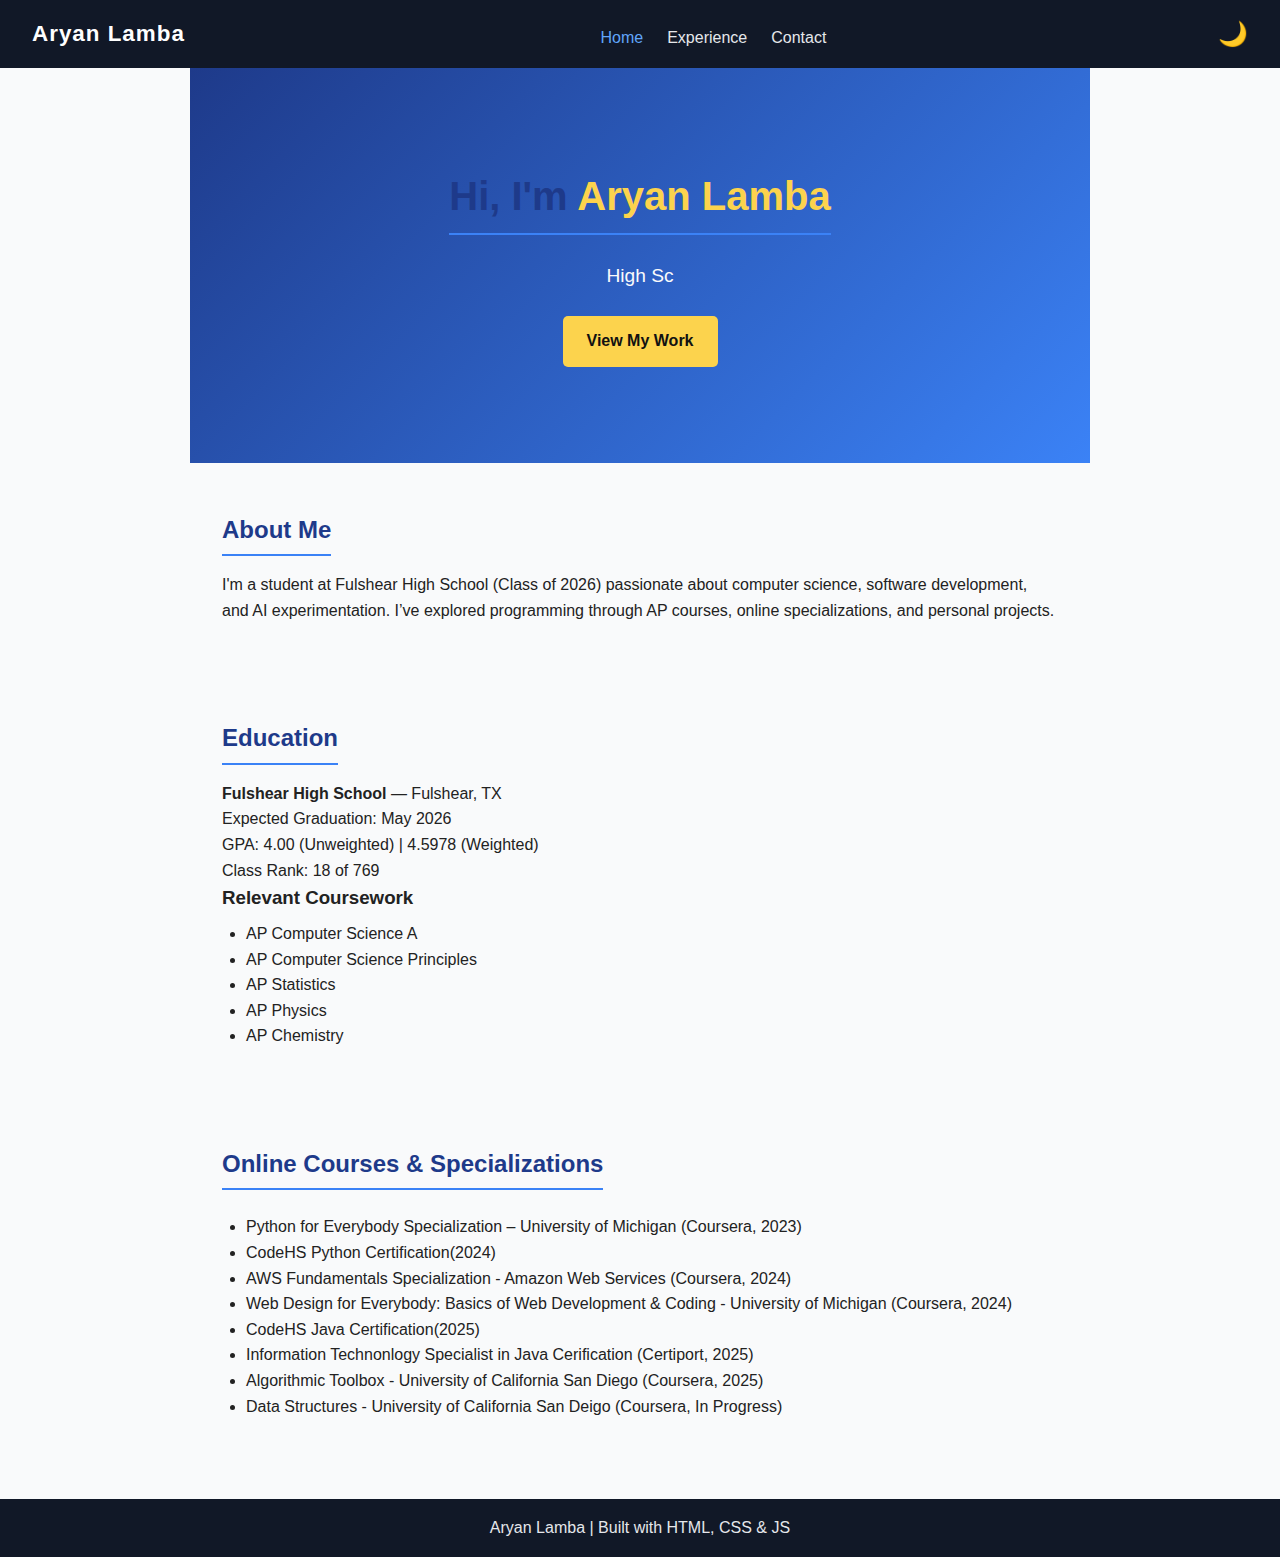
<file: index.html>
<!DOCTYPE html>
<html lang="en">
<head>
  <meta charset="UTF-8" />
  <meta name="viewport" content="width=device-width, initial-scale=1.0" />
  <title>Aryan Lamba | Portfolio</title>
  <link rel="stylesheet" href="style.css" />
</head>
<body>
  <header>
    <nav class="navbar">
      <h1 class="logo">Aryan Lamba</h1>
      <ul class="nav-links">
        <li><a href="index.html" class="active">Home</a></li>
        <li><a href="experience.html">Experience</a></li>
        <li><a href="contact.html">Contact</a></li>
      </ul>
      <button id="theme-toggle" class="theme-btn">🌙</button>
    </nav>
  </header>

  <section class="hero">
    <div class="hero-text">
      <h2>Hi, I'm <span class="highlight">Aryan Lamba</span></h2>
      <p id="typed-text">High School Student | Aspiring Software Developer</p>
      <a href="experience.html" class="btn">View My Work</a>
    </div>
  </section>

  <section class="about">
    <h2>About Me</h2>
    <p>
      I'm a student at Fulshear High School (Class of 2026) passionate about computer science, 
      software development, and AI experimentation. I’ve explored programming through AP courses, 
      online specializations, and personal projects.
    </p>
  </section>

  <section class="education">
    <h2>Education</h2>
    <p><strong>Fulshear High School</strong> — Fulshear, TX<br>
    Expected Graduation: May 2026<br>
    GPA: 4.00 (Unweighted) | 4.5978 (Weighted)<br>
    Class Rank: 18 of 769</p>

    <h3>Relevant Coursework</h3>
    <ul>
      <li>AP Computer Science A</li>
      <li>AP Computer Science Principles</li>
      <li>AP Statistics</li>
      <li>AP Physics</li>
      <li>AP Chemistry</li>
    </ul>
  </section>

  <section class="courses">
    <h2>Online Courses & Specializations</h2>
    <ul class="list">
      <li>Python for Everybody Specialization – University of Michigan (Coursera, 2023)</li>
      <li>CodeHS Python Certification(2024)</li>
      <li>AWS Fundamentals Specialization - Amazon Web Services (Coursera, 2024)</li>
      <li>Web Design for Everybody: Basics of Web Development & Coding - University of Michigan (Coursera, 2024) </li>
      <li>CodeHS Java Certification(2025)</li>
      <li>Information Technonlogy Specialist in Java Cerification (Certiport, 2025)</li>
      <li>Algorithmic Toolbox - University of California San Diego (Coursera, 2025)</li>
      <li>Data Structures - University of California San Deigo (Coursera, In Progress)</li>
    </ul>
  </section>

  <footer>
    <p>Aryan Lamba | Built with HTML, CSS & JS</p>
  </footer>

  <script src="script.js"></script>
</body>
</html>
</file>
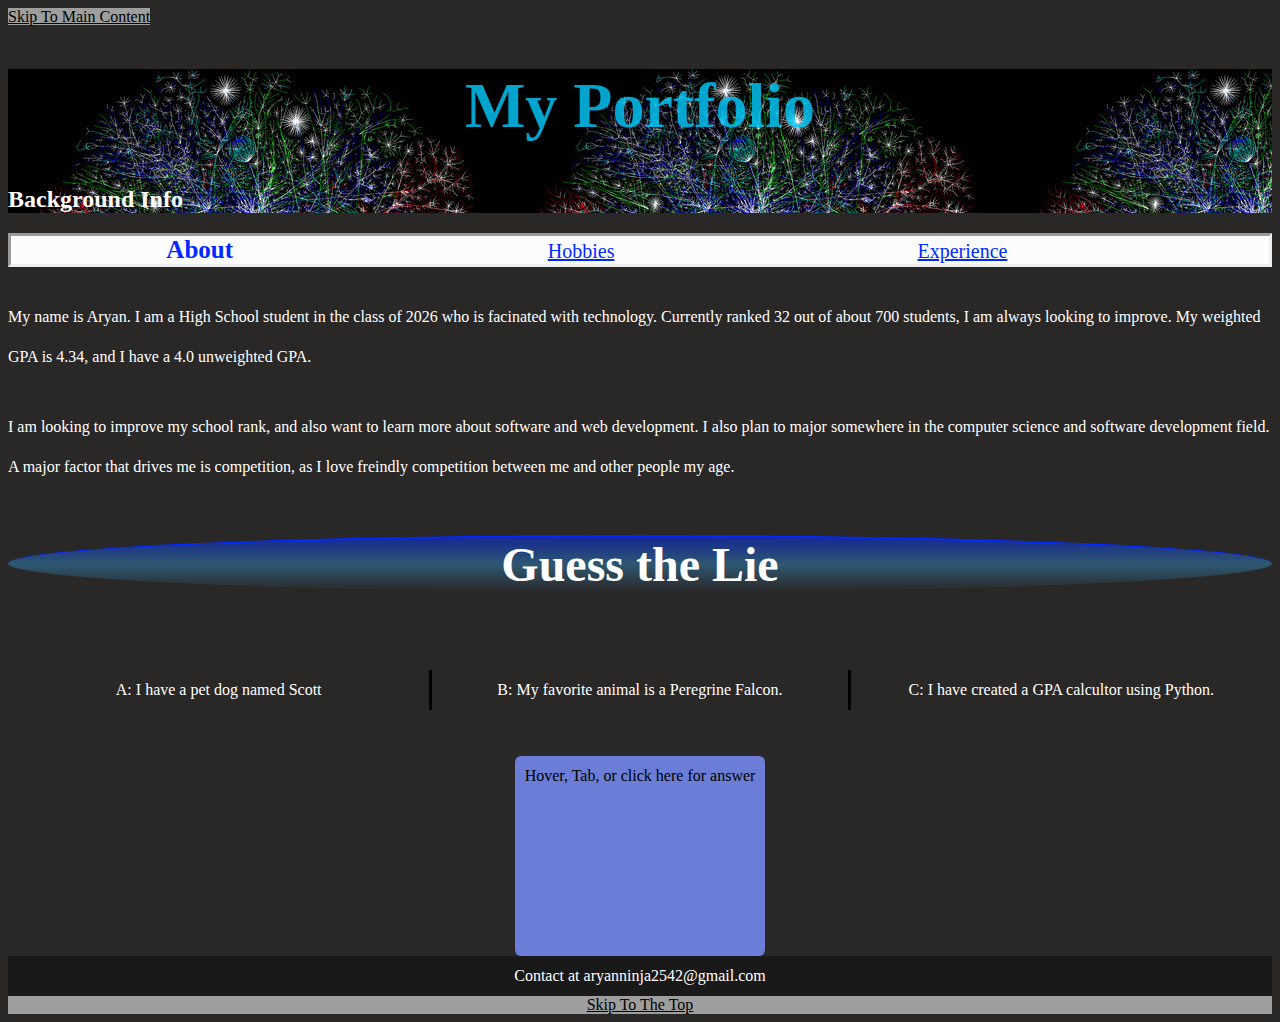
<file: personalPortfoliohtml/index.html>
<!DOCTYPE html>
<html lang = "en">
<head>
  <link rel="icon" type="image/x-icon" href="images/favicon.png">
  <link rel = "stylesheet" href = "css/style.css">
  <meta name="viewport" content="width=device-width, initial-scale=1.0">
  <title>Portfolio/About</title>
</head>
<body>
  <a href = "#main_content">Skip To Main Content</a>
  <header id = "top">
    <h1>My Portfolio</h1>
    <h2>Background Info</h2>
  </header>
  <nav>
    <a href = "index.html" id = "current">About</a>
    <a href = "hobbies.html">Hobbies</a>
    <a href = "experience.html">Experience</a>
  </nav>
  <main id = "main_content">
    <p>
      My name is Aryan. I am a High School student in the class of 2026 who is facinated with technology. Currently ranked 32 out of about 700 students, I am always looking to improve. My weighted GPA is 4.34, and I have a 4.0 unweighted GPA.
    </p>
    <figure id = "change"><img src = "images/internet.jpg" alt = "Computer Science everywhere" width = "300" class = "center"><figcaption class = "center">Computer Science is used in every field.</figcaption></figure>
    <p>I am looking to improve my school rank, and also want to learn more about software and web development. I also plan to major somewhere in the computer science and software development field. A major factor that drives me is competition, as I love freindly competition between me and other people my age.</p>
  </main>
  <article>
    <h3>Guess the Lie</h3>
    <div id = "other-grid">
      <p>A: I have a pet dog named Scott</p>
      <p id="seperator">B: My favorite animal is a Peregrine Falcon.</p>
      <p>C: I have created a GPA calcultor using Python.</p>
    </div>
    <div id = "animate" tabindex="0" onfocus="this.innerHTML = 'A'" onclick="this.innerHTML = 'A'" onmouseover="this.innerHTML = 'A'">
      <p>Hover, Tab, or click here for answer</p>
    </div>
  </article>
  <footer>
    <p class = "center">Contact at aryanninja2542@gmail.com</p>
    <a href = "#top" class = "center">Skip To The Top</a>
  </footer>
</body>

</html>
</file>
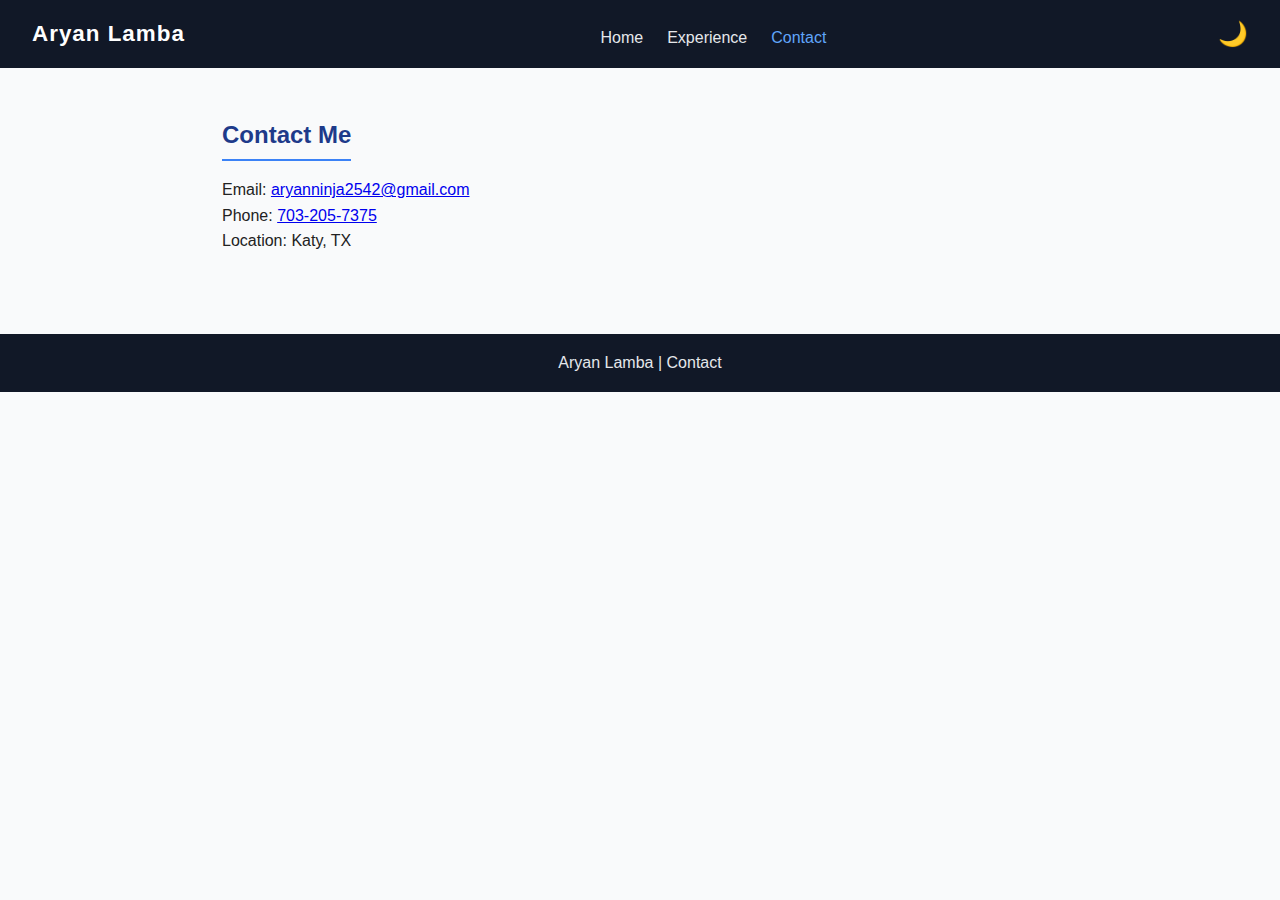
<file: contact.html>
<!DOCTYPE html>
<html lang="en">
<head>
  <meta charset="UTF-8" />
  <meta name="viewport" content="width=device-width, initial-scale=1.0" />
  <title>Contact | Aryan Lamba</title>
  <link rel="stylesheet" href="style.css" />
</head>
<body>
  <header>
    <nav class="navbar">
      <h1 class="logo">Aryan Lamba</h1>
      <ul class="nav-links">
        <li><a href="index.html">Home</a></li>
        <li><a href="experience.html">Experience</a></li>
        <li><a href="contact.html" class="active">Contact</a></li>
      </ul>
      <button id="theme-toggle" class="theme-btn">🌙</button>
    </nav>
  </header>

  <section class="contact">
    <h2>Contact Me</h2>
    <p>Email: <a href="mailto:aryanninja2542@gmail.com">aryanninja2542@gmail.com</a></p>
    <p>Phone: <a href="tel:+17032057375">703-205-7375</a></p>
    <p>Location: Katy, TX</p>
  </section>

  <footer>
    <p>Aryan Lamba | Contact</p>
  </footer>

  <script src="script.js"></script>
</body>
</html>
</file>
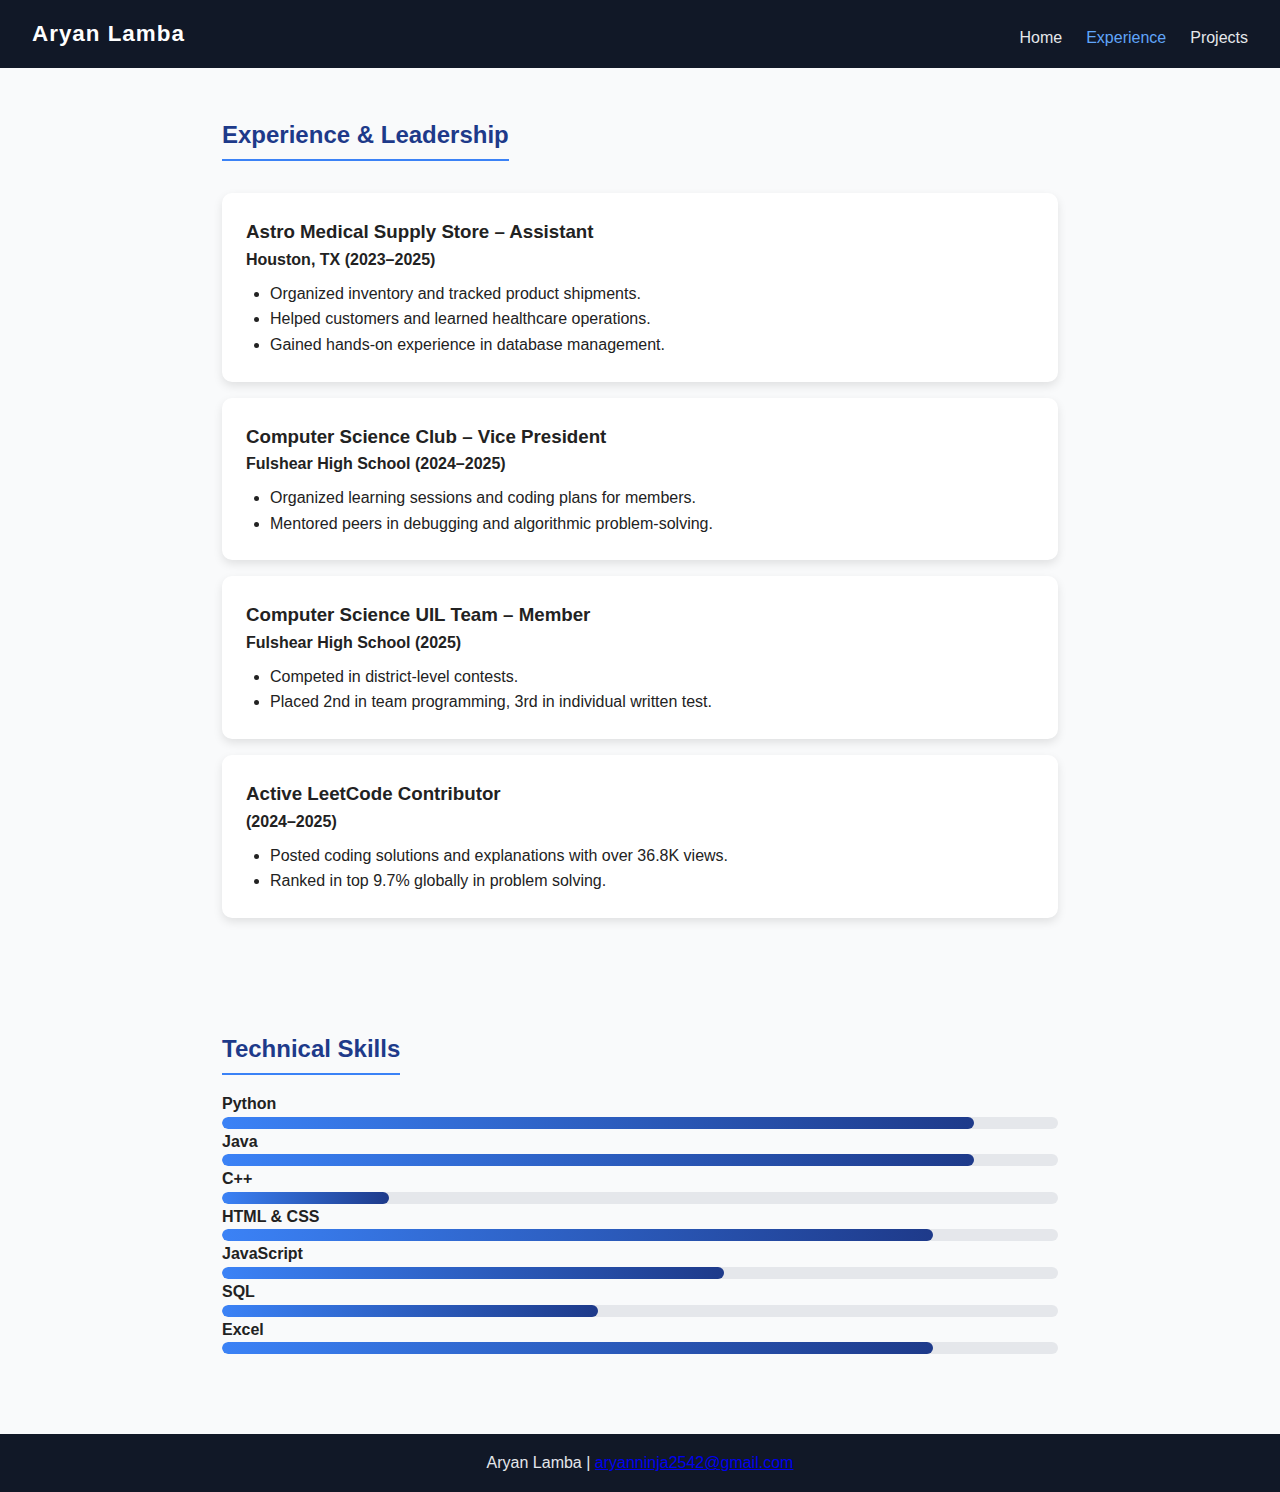
<file: experience.html>
<!DOCTYPE html>
<html lang="en">
<head>
  <meta charset="UTF-8" />
  <meta name="viewport" content="width=device-width, initial-scale=1.0" />
  <title>Experience | Aryan Lamba</title>
  <link rel="stylesheet" href="style.css" />
</head>
<body>
  <header>
    <nav class="navbar">
      <h1 class="logo">Aryan Lamba</h1>
      <ul class="nav-links">
        <li><a href="index.html">Home</a></li>
        <li><a href="experience.html" class="active">Experience</a></li>
        <li><a href="contact.html">Projects</a></li>
      </ul>
    </nav>
  </header>

  <section class="content">
    <h2>Experience & Leadership</h2>
    <div class="card-grid">

      <div class="card">
        <h3>Astro Medical Supply Store – Assistant</h3>
        <h4>Houston, TX (2023–2025)</h4>
        <ul>
          <li>Organized inventory and tracked product shipments.</li>
          <li>Helped customers and learned healthcare operations.</li>
          <li>Gained hands-on experience in database management.</li>
        </ul>
      </div>

      <div class="card">
        <h3>Computer Science Club – Vice President</h3>
        <h4>Fulshear High School (2024–2025)</h4>
        <ul>
          <li>Organized learning sessions and coding plans for members.</li>
          <li>Mentored peers in debugging and algorithmic problem-solving.</li>
        </ul>
      </div>

      <div class="card">
        <h3>Computer Science UIL Team – Member</h3>
        <h4>Fulshear High School (2025)</h4>
        <ul>
          <li>Competed in district-level contests.</li>
          <li>Placed 2nd in team programming, 3rd in individual written test.</li>
        </ul>
      </div>

      <div class="card">
        <h3>Active LeetCode Contributor</h3>
        <h4>(2024–2025)</h4>
        <ul>
          <li>Posted coding solutions and explanations with over 36.8K views.</li>
          <li>Ranked in top 9.7% globally in problem solving.</li>
        </ul>
      </div>

    </div>
  </section>

  <section class="content skills-section">
    <h2>Technical Skills</h2>
    <div class="skills-grid">
      <div class="skill">
        <h4>Python</h4>
        <div class="bar"><div class="fill" style="width: 90%;"></div></div>
      </div>
      <div class="skill">
        <h4>Java</h4>
        <div class="bar"><div class="fill" style="width: 90%;"></div></div>
      </div>
      <div class="skill">
        <h4>C++</h4>
        <div class="bar"><div class="fill" style="width: 20%;"></div></div>
      </div>
      <div class="skill">
        <h4>HTML & CSS</h4>
        <div class="bar"><div class="fill" style="width: 85%;"></div></div>
      </div>
      <div class="skill">
        <h4>JavaScript</h4>
        <div class="bar"><div class="fill" style="width: 60%;"></div></div>
      </div>
      <div class="skill">
        <h4>SQL</h4>
        <div class="bar"><div class="fill" style="width: 45%;"></div></div>
      </div>
      <div class="skill">
        <h4>Excel</h4>
        <div class="bar"><div class="fill" style="width:85%;"></div></div>
      </div>
    </div>
  </section>

  <footer>
    <p>Aryan Lamba | <a href="mailto:aryanninja2542@gmail.com">aryanninja2542@gmail.com</a></p>
  </footer>
</body>
</html>
</file>
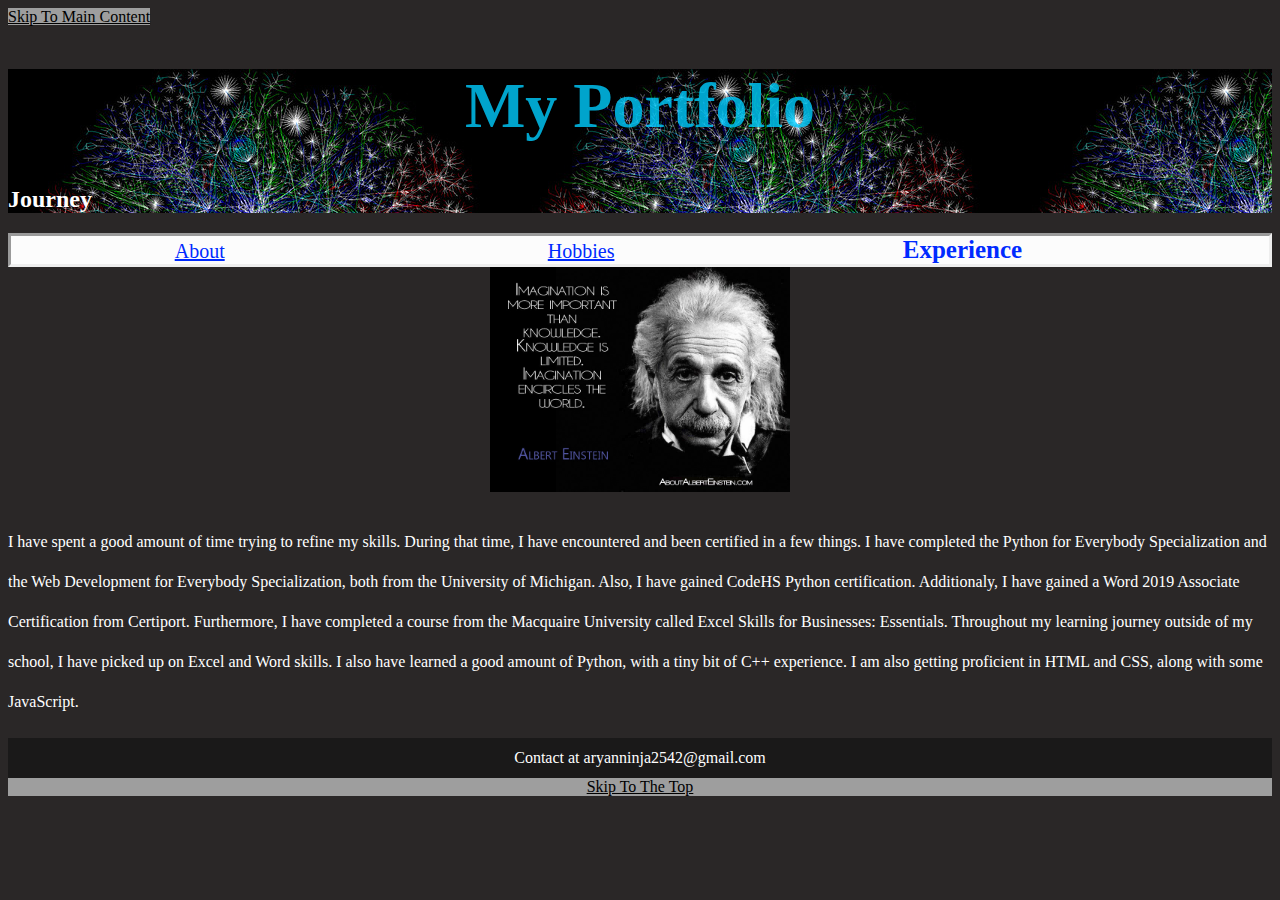
<file: personalPortfoliohtml/experience.html>
<!DOCTYPE html>
<html lang = "en">
<head>
  <link rel="icon" type="image/x-icon" href="images/favicon.png">
  <link rel = "stylesheet" href = "css/style.css">
  <meta name="viewport" content="width=device-width, initial-scale=1.0">
  <title>Portfolio/Experience</title>
</head>
<body>
  <a href = "#main_content">Skip To Main Content</a>
  <header id = "top">
    <h1>My Portfolio</h1>
    <h2>Journey</h2>
  </header>
  <nav>
    <a href = "index.html">About</a>
    <a href = "hobbies.html">Hobbies</a>
    <a href = "experience.html" id = "current">Experience</a>
  </nav>
  <img src = "images/quote.jpg" alt = "Albert Einstein's perspective" class = "center" width = "300">
  <main id = "main_content">
    <p>I have spent a good amount of time trying to refine my skills. During that time, I have encountered and been certified in a few things. I have completed the Python for Everybody Specialization and the Web Development for Everybody Specialization, both from the University of Michigan. Also, I have gained CodeHS Python certification. Additionaly, I have gained  a Word 2019 Associate Certification from Certiport. Furthermore, I have completed a course from the Macquaire University called Excel Skills for Businesses: Essentials. Throughout my learning journey outside of my school, I have picked up on Excel and Word skills. I also have learned a good amount of Python, with a tiny bit of C++ experience. I am also getting proficient in HTML and CSS, along with some JavaScript. </p>
  </main>
  <footer>
    <p class = "center">Contact at aryanninja2542@gmail.com</p>
    <a href = "#top" class = "center">Skip To The Top</a>
  </footer>
</body>

</html>
</file>
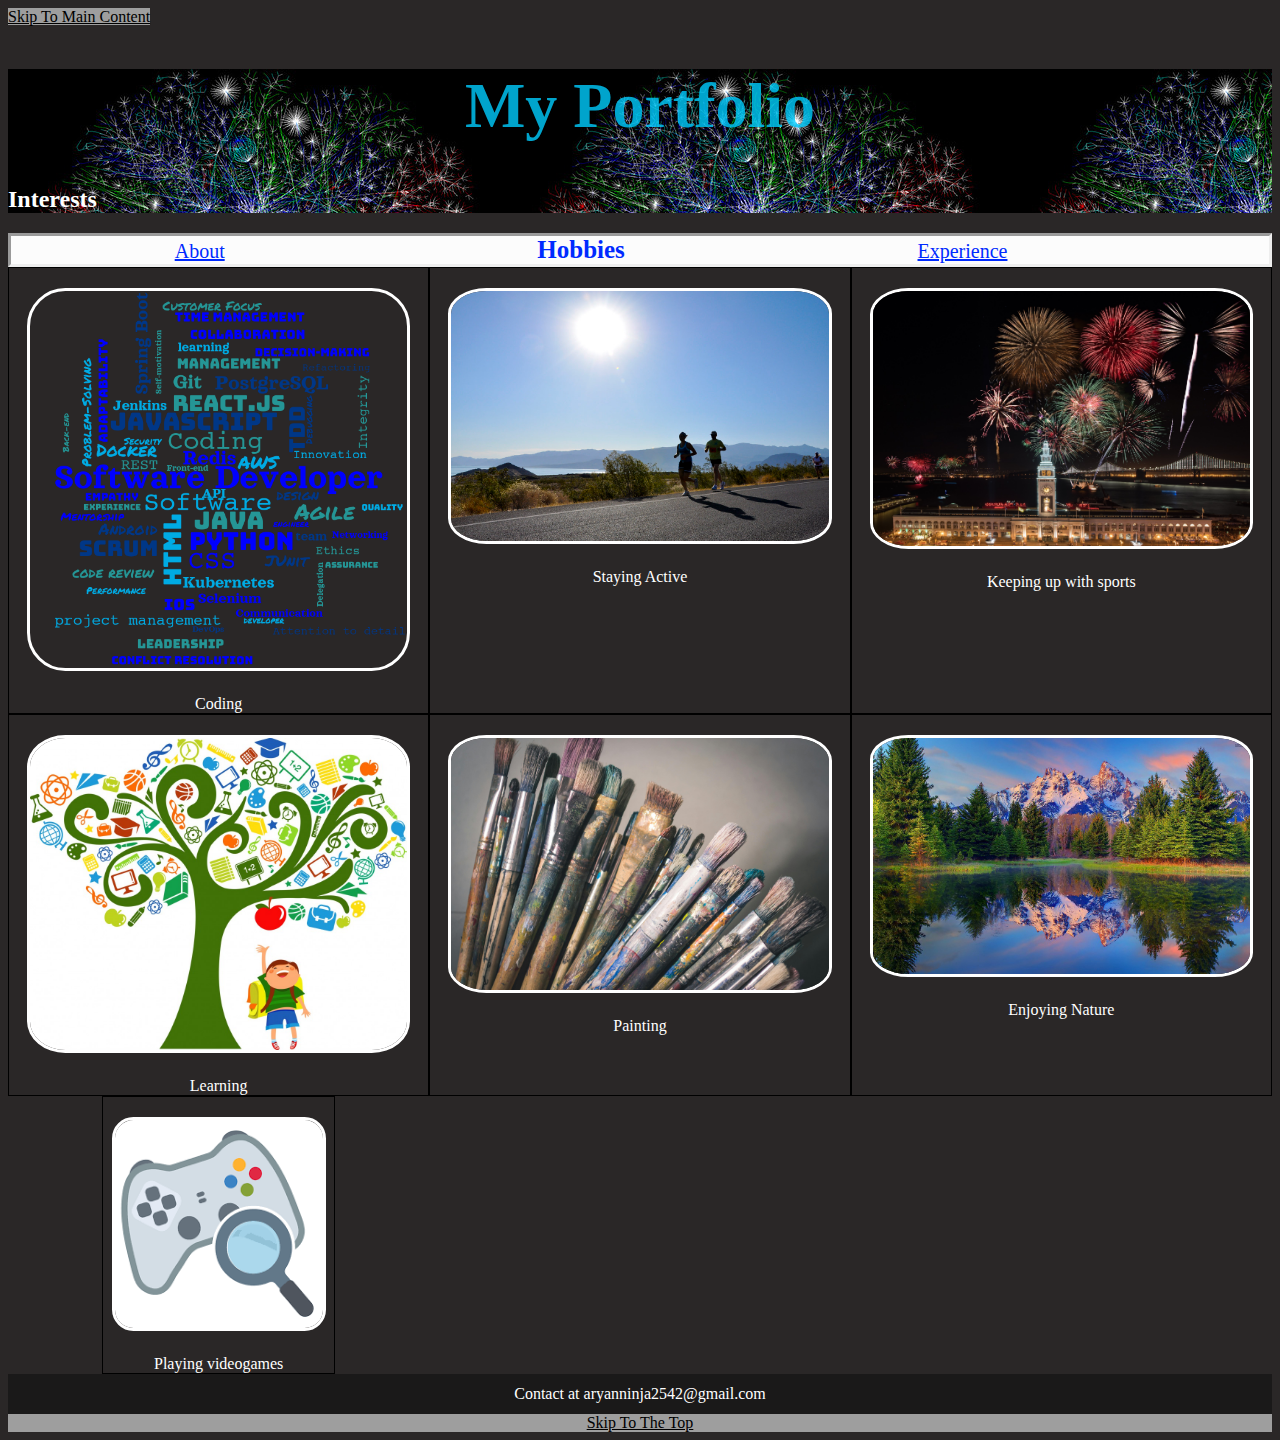
<file: personalPortfoliohtml/hobbies.html>
<!DOCTYPE html>
<html lang = "en">
<head>
  <link rel="icon" type="image/x-icon" href="images/favicon.png">
  <link rel = "stylesheet" href = "css/style.css">
  <meta name="viewport" content="width=device-width, initial-scale=1.0">
  <title>Portfolio/Hobbies</title>
</head>
<body>
  <a href = "#main_content">Skip To Main Content</a>
  <header id = "top">
    <h1>My Portfolio</h1>
    <h2>Interests</h2>
  </header>
  <nav>
    <a href = "index.html">About</a>
    <a href = "hobbies.html" id = "current">Hobbies</a>
    <a href = "experience.html">Experience</a>
  </nav>
  <main id = "main_content">
    <div class = "grid-container">
      <figure>
        <img src = "images/coding.png" alt = "coding has a lot to it">
        <figcaption>Coding</figcaption>
      </figure>
      <figure>
        <img src = "images/running.jpg" alt = "running can be a lot of fun">
        <figcaption>Staying Active</figcaption>
      </figure>
      <figure>
        <img src = "images/superbowl.jpg" alt = "It is more than a game">
        <figcaption>Keeping up with sports</figcaption>
      </figure>
      <figure>
        <img src = "images/learning.jpg" alt = "There are questions that need answers">
        <figcaption>Learning</figcaption>
      </figure>
      <figure>
        <img src = "images/painting.jpg" alt = "Unleash Creativity">
        <figcaption>Painting</figcaption>
      </figure>
      <figure>
        <img src = "images/nature.jpg" alt  = "Wonder Awaits">
        <figcaption>Enjoying Nature</figcaption>
      </figure>
      <figure>
        <img src = "images/videogames.png" alt = "Enjoyment">
        <figcaption>Playing videogames</figcaption>
      </figure>
    </div>
  </main>
  <footer>
    <p class = "center">Contact at aryanninja2542@gmail.com</p>
    <a href = "#top" class = "center">Skip To The Top</a>
  </footer>
</body>

</html>
</file>
<file: style.css>
/* Global Styles */
* {
  margin: 0;
  padding: 0;
  box-sizing: border-box;
}

body {
  font-family: 'Segoe UI', Tahoma, sans-serif;
  background: #f9fafb;
  color: #222;
  line-height: 1.6;
  transition: background 0.4s, color 0.4s;
}

/* Navbar */
.navbar {
  display: flex;
  justify-content: space-between;
  align-items: center;
  background: #111827;
  color: white;
  padding: 1rem 2rem;
}

.logo {
  font-size: 1.4rem;
  letter-spacing: 1px;
}

.nav-links {
  list-style: none;
  display: flex;
  gap: 1.5rem;
}

.nav-links a {
  text-decoration: none;
  color: #e5e7eb;
  font-weight: 500;
  transition: 0.3s;
}

.nav-links a:hover,
.nav-links a.active {
  color: #60a5fa;
}

/* Hero Section */
.hero {
  background: linear-gradient(135deg, #1e3a8a, #3b82f6);
  color: white;
  text-align: center;
  padding: 6rem 2rem;
}

.hero-text h2 {
  font-size: 2.5rem;
}

.highlight {
  color: #fcd34d;
}

.btn {
  display: inline-block;
  background: #fcd34d;
  color: #111;
  padding: 0.8rem 1.5rem;
  border-radius: 5px;
  margin-top: 1.5rem;
  text-decoration: none;
  font-weight: bold;
  transition: 0.3s;
}

.btn:hover {
  background: #fde68a;
}


section {
  padding: 3rem 2rem;
  max-width: 900px;
  margin: auto;
}

h2 {
  margin-bottom: 1rem;
  color: #1e3a8a;
  border-bottom: 2px solid #3b82f6;
  display: inline-block;
  padding-bottom: 5px;
}

ul {
  margin-top: 0.5rem;
  margin-left: 1.5rem;
}


.card {
  background: white;
  padding: 1.5rem;
  border-radius: 10px;
  margin: 1rem 0;
  box-shadow: 0 4px 10px rgba(0,0,0,0.1);
}


.skill-bar p {
  margin-top: 1rem;
  font-weight: 600;
}

.bar {
  background: #e5e7eb;
  border-radius: 10px;
  overflow: hidden;
  height: 12px;
}

.fill {
  height: 100%;
  width: 0;
  background: linear-gradient(90deg, #3b82f6, #1e3a8a);
  border-radius: 10px;
  transition: width 1.2s ease-in-out;
}


#typed-text {
  font-size: 1.2rem;
  margin-top: 10px;
  color: #f9fafb;
  min-height: 25px;
}


.theme-btn {
  background: transparent;
  border: none;
  color: #fcd34d;
  font-size: 1.5rem;
  cursor: pointer;
  transition: transform 0.3s;
}

.theme-btn:hover {
  transform: scale(1.2);
}


body.dark {
  background: #0f172a;
  color: #f1f5f9;
}

body.dark .navbar {
  background: #1e293b;
}

body.dark .card {
  background: #1e293b;
  box-shadow: 0 2px 8px rgba(0,0,0,0.3);
}

body.dark .bar {
  background: #334155;
}


footer {
  background: #111827;
  color: #e5e7eb;
  text-align: center;
  padding: 1rem 0;
  margin-top: 2rem;
}


@media (max-width: 768px) {
  .nav-links {
    flex-direction: column;
    gap: 1rem;
  }
  .hero-text h2 {
    font-size: 1.8rem;
  }
  section {
    padding: 2rem 1rem;
  }
}
/* Fade-in animation styles */
.fade-in {
  opacity: 0;
  transform: translateY(20px);
  transition: all 0.8s ease-out;
}

.fade-in.visible {
  opacity: 1;
  transform: translateY(0);
}
</file>
<file: personalPortfoliohtml/css/style.css>
html{
  scroll-behavior: smooth;
}
body{
  background-color: #2a2727;
  color:#FFFFFF;
}
h1{
  color: rgba(0, 205,255,.8);
  text-align: center;
  background-color: #1a1919;
  font-size:400%;
}
h3{
  text-align: center;
  border-top: solid 2px;
  border-radius: 50%;
  border-color: #002aff;
  background-image: linear-gradient(to bottom, rgba(0,42,255,.5), rgba(51,181,255,0.34),rgba(51, 181, 255, 0));
}
a{
  color:#000000;
  background-color:#9E9E9E;
}
nav a{
  display:block;
  color: #002aff;
  font-size: 20px;
  background-color:rgba(0,0,0,0);
}
nav{
  background-color: #FCFCFC;
  border: inset;
}
#current{
  text-decoration: none;
  font-size:25px;
  font-weight:bold;
}
p{
  margin-top: 30px;
  line-height: 250%;
}
.center{
  display: block;
  margin: 0 auto;
  text-align: center;
}
.grid-container{
  display: grid;
  grid-template-columns: 1fr 1fr;
}
figure{
  display: block;
  margin: 0 auto;
  text-align:center;
  border: solid 1px #000000;
}
div img{
  border: solid #FFFFFF;
  border-radius: 10%;
  width:90%;
  margin-bottom: 20px;
  margin-top: 20px;
}
#animate{
  display:block;
  margin: 0 auto;
  color: #000000;
  background: #6b7dd6;
  line-height: 200px;
  text-align: center;
  width:250px;
  height: 200px;
  border-radius: 6px;
  transition-property:color,width,background,border-radius;
  transition-duration: .25s;
  transition-timing-function: linear;
  transition-delay: .25s;
}
#animate:hover{
  color: #ffffff;
  width: 350px;
  background: #2D31B3;
  border-radius: 75%;
}
#animate:focus{
  color: #ffffff;
  width: 350px;
  background: #2D31B3;
  border-radius: 75%;
}
#animate:active{
  color: #ffffff;
  width: 350px;
  background: #2D31B3;
  border-radius: 75%;
}
footer{
  background-color: #1a1919;
}
#other-grid{
  display: grid;
  grid-template-columns: 1fr 1fr 1fr;
}
#other-grid > p{
  text-align: center;
}
#seperator{
  border-right: solid #000000;
  border-left: solid #000000;
}

/* Media Queries */

@media screen and (min-width: 790px){
  .grid-container{
    grid-template-columns: 1fr 1fr 1fr;
  }
  figure:nth-child(4n){
    grid-column: 1/span 2;
  }
  nav a{
    display:inline-block;
    width:30%;
    text-align:center;
  }
  h3{
    font-size: 200%;
  }
}

@media screen and (min-width: 900px){
  h1{
    background-color:rgba(0, 205,255,.0);
  }
  header{
    background-image: url("../images/internet.jpg");
  }
  #change{
    display:none;
  }
  figure:nth-child(4n){
    grid-column: 1/ span 1;
  }
  h3{
    font-size: 300%
  }
}

@media screen and (prefers-reduced-motion: reduce){
  #animate{
    transition: none;
  }
}
</file>
